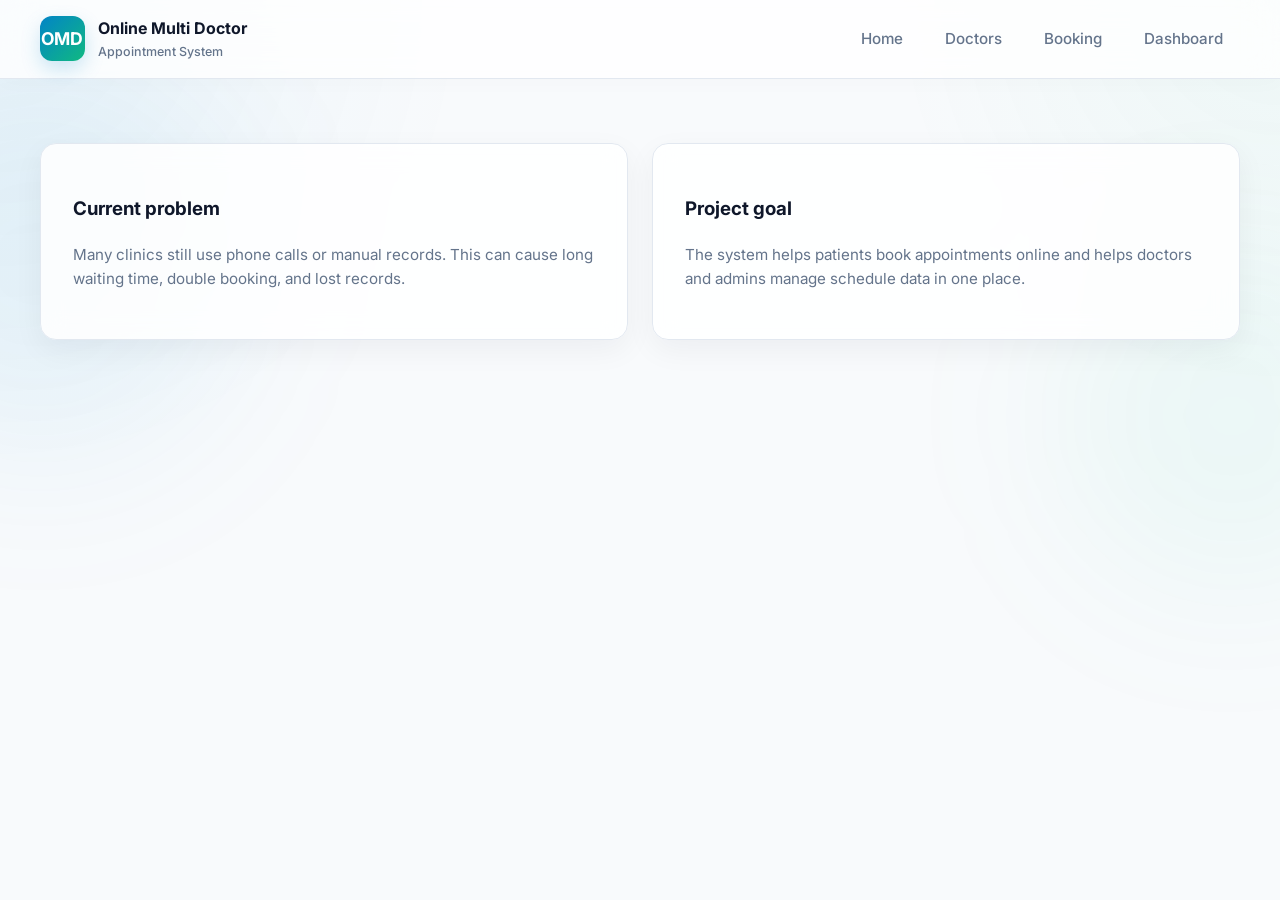
<file: about.html>
<!DOCTYPE html>
<html lang="en">
<head>
  <meta charset="UTF-8" />
  <meta name="viewport" content="width=device-width, initial-scale=1.0" />
  <title>About - Online Multi Doctor Appointment System</title>
  <link rel="stylesheet" href="styles.css" />
</head>
<body class="page-bg">
  <div class="page-glow page-glow-a"></div>
  <div class="page-glow page-glow-b"></div>

  <header class="site-header content-header">
    <div class="wrap header-inner">
      <a class="brand" href="index.html"><span class="brand-mark">OMD</span><span>Online Multi Doctor<small>Appointment System</small></span></a>
      <nav class="nav">
        <a href="index.html">Home</a><a href="doctors.html">Doctors</a><a href="booking.html">Booking</a><a href="dashboard.html">Dashboard</a>
      </nav>
    </div>
  </header>

  <main class="wrap page-main">
    <section class="grid-2 page-grid">
      <article class="card glass-card">
        <h3>Current problem</h3>
        <p>Many clinics still use phone calls or manual records. This can cause long waiting time, double booking, and lost records.</p>
      </article>
      <article class="card glass-card">
        <h3>Project goal</h3>
        <p>The system helps patients book appointments online and helps doctors and admins manage schedule data in one place.</p>
      </article>
    </section>
  </main>
</body>
</html>
</file>
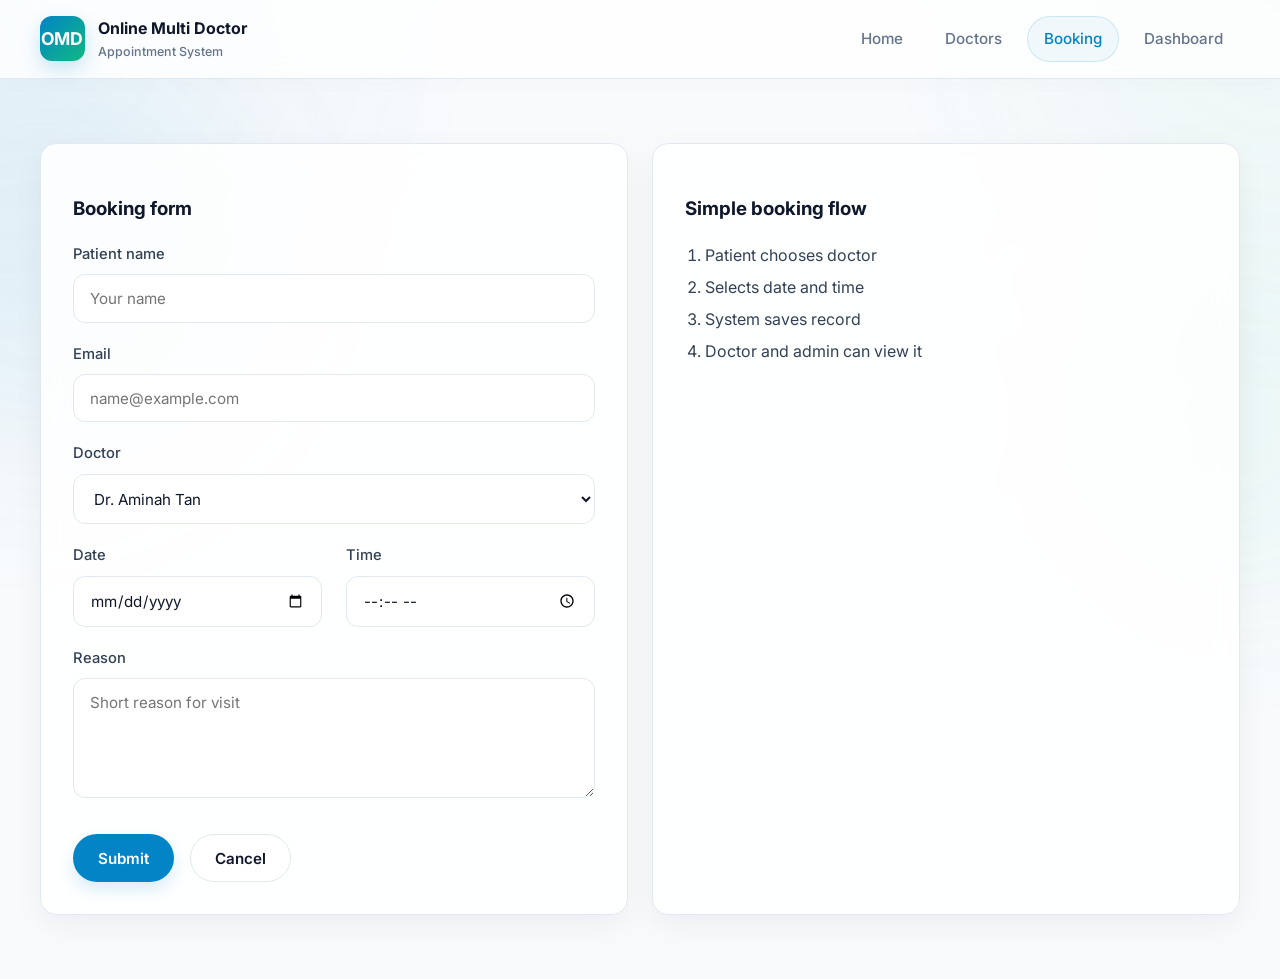
<file: booking.html>
<!DOCTYPE html>
<html lang="en">
<head>
  <meta charset="UTF-8" />
  <meta name="viewport" content="width=device-width, initial-scale=1.0" />
  <title>Booking - Online Multi Doctor Appointment System</title>
  <link rel="stylesheet" href="styles.css" />
</head>
<body class="page-bg">
  <div class="page-glow page-glow-a"></div>
  <div class="page-glow page-glow-b"></div>

  <header class="site-header content-header">
    <div class="wrap header-inner">
      <a class="brand" href="index.html"><span class="brand-mark">OMD</span><span>Online Multi Doctor<small>Appointment System</small></span></a>
      <nav class="nav">
        <a href="index.html">Home</a><a href="doctors.html">Doctors</a><a class="active" href="booking.html">Booking</a><a href="dashboard.html">Dashboard</a>
      </nav>
    </div>
  </header>

  <main class="wrap page-main">
    <section class="grid-2 page-grid">
      <article class="form-card glass-card">
        <h3>Booking form</h3>
        <form>
          <label class="field">Patient name <input type="text" placeholder="Your name" /></label>
          <label class="field">Email <input type="email" placeholder="name@example.com" /></label>
          <label class="field">Doctor
            <select>
              <option>Dr. Aminah Tan</option>
              <option>Dr. Raj Kumar</option>
              <option>Dr. Wei Ling</option>
              <option>Dr. Farid Nordin</option>
            </select>
          </label>
          <div class="grid-2">
            <label class="field">Date <input type="date" /></label>
            <label class="field">Time <input type="time" /></label>
          </div>
          <label class="field">Reason <textarea placeholder="Short reason for visit"></textarea></label>
          <div class="actions">
            <button class="btn primary" type="button">Submit</button>
            <button class="btn secondary" type="button">Cancel</button>
          </div>
        </form>
      </article>

      <article class="card glass-card">
        <h3>Simple booking flow</h3>
        <ol class="list">
          <li>Patient chooses doctor</li>
          <li>Selects date and time</li>
          <li>System saves record</li>
          <li>Doctor and admin can view it</li>
        </ol>
      </article>
    </section>
  </main>
</body>
</html>
</file>
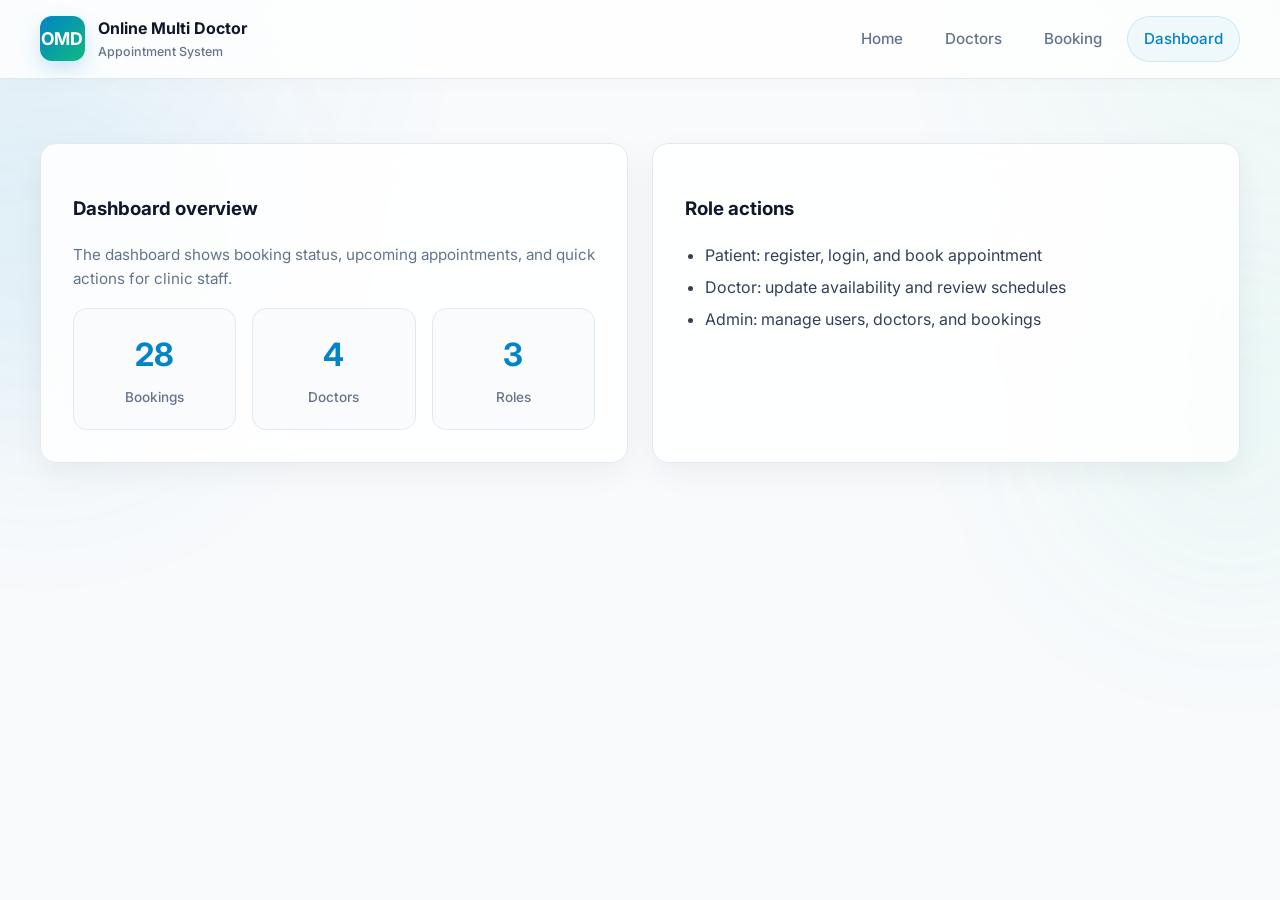
<file: dashboard.html>
<!DOCTYPE html>
<html lang="en">
<head>
  <meta charset="UTF-8" />
  <meta name="viewport" content="width=device-width, initial-scale=1.0" />
  <title>Dashboard - Online Multi Doctor Appointment System</title>
  <link rel="stylesheet" href="styles.css" />
</head>
<body class="page-bg">
  <div class="page-glow page-glow-a"></div>
  <div class="page-glow page-glow-b"></div>

  <header class="site-header content-header">
    <div class="wrap header-inner">
      <a class="brand" href="index.html"><span class="brand-mark">OMD</span><span>Online Multi Doctor<small>Appointment System</small></span></a>
      <nav class="nav">
        <a href="index.html">Home</a><a href="doctors.html">Doctors</a><a href="booking.html">Booking</a><a class="active" href="dashboard.html">Dashboard</a>
      </nav>
    </div>
  </header>

  <main class="wrap page-main">
    <section class="grid-2 page-grid">
      <article class="card glass-card">
        <h3>Dashboard overview</h3>
        <p>The dashboard shows booking status, upcoming appointments, and quick actions for clinic staff.</p>
        <div class="stats" style="margin-top:1rem">
          <div class="stat"><strong>28</strong><span class="muted">Bookings</span></div>
          <div class="stat"><strong>4</strong><span class="muted">Doctors</span></div>
          <div class="stat"><strong>3</strong><span class="muted">Roles</span></div>
        </div>
      </article>

      <article class="card glass-card">
        <h3>Role actions</h3>
        <ul class="list">
          <li>Patient: register, login, and book appointment</li>
          <li>Doctor: update availability and review schedules</li>
          <li>Admin: manage users, doctors, and bookings</li>
        </ul>
      </article>
    </section>
  </main>
</body>
</html>
</file>
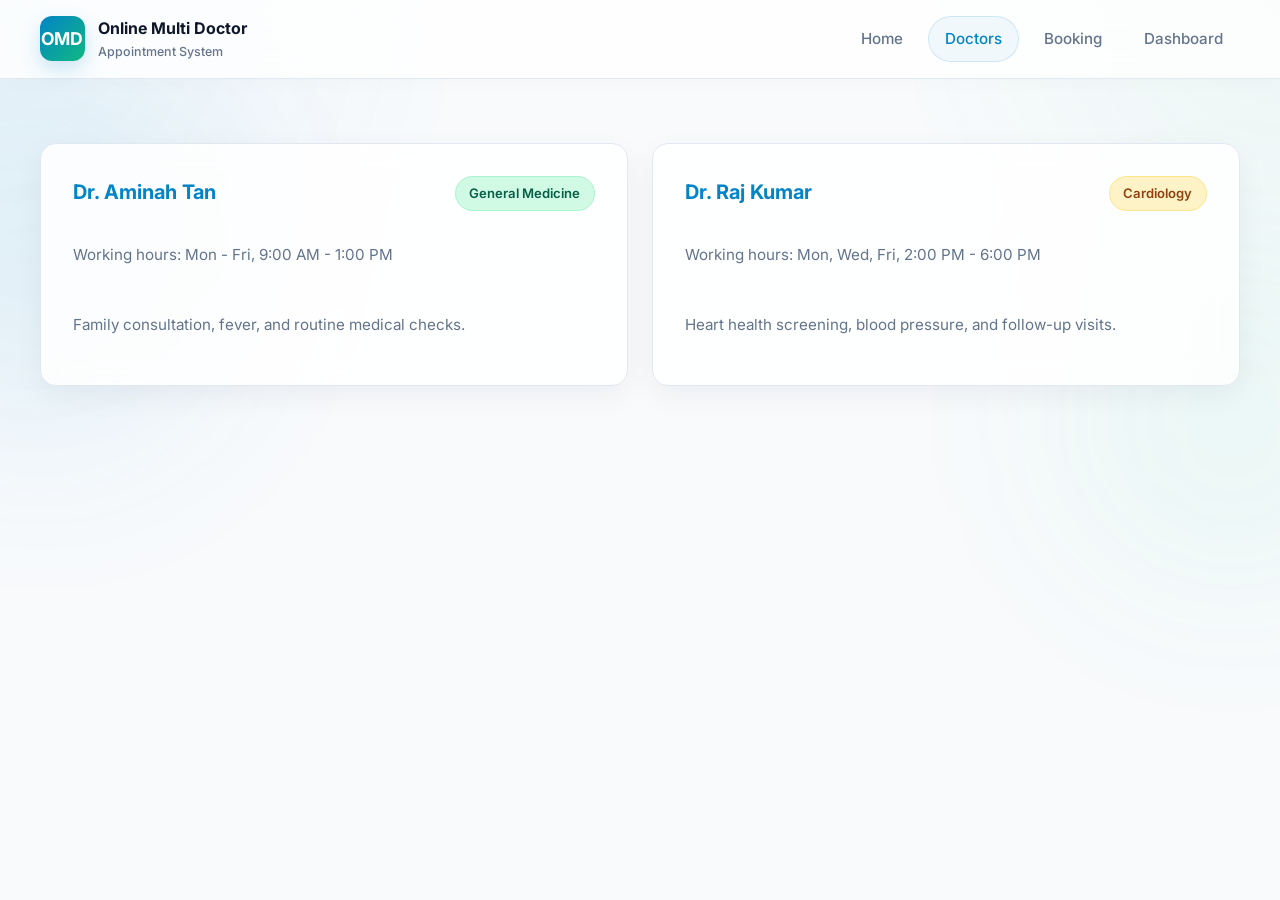
<file: doctors.html>
<!DOCTYPE html>
<html lang="en">
<head>
  <meta charset="UTF-8" />
  <meta name="viewport" content="width=device-width, initial-scale=1.0" />
  <title>Doctors - Online Multi Doctor Appointment System</title>
  <link rel="stylesheet" href="styles.css" />
</head>
<body class="page-bg">
  <div class="page-glow page-glow-a"></div>
  <div class="page-glow page-glow-b"></div>

  <header class="site-header content-header">
    <div class="wrap header-inner">
      <a class="brand" href="index.html"><span class="brand-mark">OMD</span><span>Online Multi Doctor<small>Appointment System</small></span></a>
      <nav class="nav">
        <a href="index.html">Home</a><a class="active" href="doctors.html">Doctors</a><a href="booking.html">Booking</a><a href="dashboard.html">Dashboard</a>
      </nav>
    </div>
  </header>

  <main class="wrap page-main">
    <section class="grid-2 page-grid">
      <article class="card glass-card doctor">
        <div class="doctor-top"><h3>Dr. Aminah Tan</h3><span class="pill good">General Medicine</span></div>
        <p>Working hours: Mon - Fri, 9:00 AM - 1:00 PM</p>
        <p>Family consultation, fever, and routine medical checks.</p>
      </article>

      <article class="card glass-card doctor">
        <div class="doctor-top"><h3>Dr. Raj Kumar</h3><span class="pill warn">Cardiology</span></div>
        <p>Working hours: Mon, Wed, Fri, 2:00 PM - 6:00 PM</p>
        <p>Heart health screening, blood pressure, and follow-up visits.</p>
      </article>
    </section>
  </main>
</body>
</html>
</file>
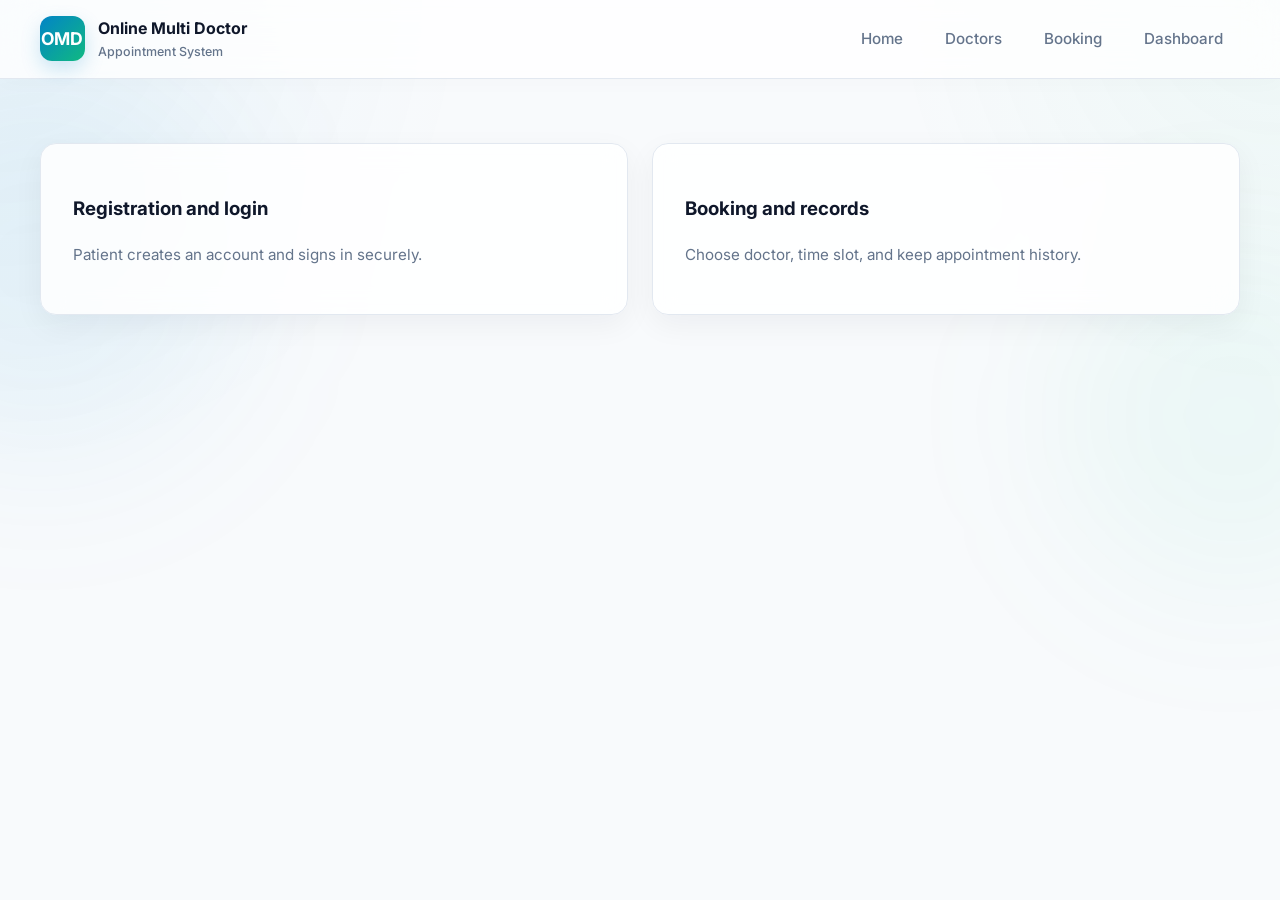
<file: features.html>
<!DOCTYPE html>
<html lang="en">
<head>
  <meta charset="UTF-8" />
  <meta name="viewport" content="width=device-width, initial-scale=1.0" />
  <title>Features - Online Multi Doctor Appointment System</title>
  <link rel="stylesheet" href="styles.css" />
</head>
<body class="page-bg">
  <div class="page-glow page-glow-a"></div>
  <div class="page-glow page-glow-b"></div>

  <header class="site-header content-header">
    <div class="wrap header-inner">
      <a class="brand" href="index.html"><span class="brand-mark">OMD</span><span>Online Multi Doctor<small>Appointment System</small></span></a>
      <nav class="nav">
        <a href="index.html">Home</a><a href="doctors.html">Doctors</a><a href="booking.html">Booking</a><a href="dashboard.html">Dashboard</a>
      </nav>
    </div>
  </header>

  <main class="wrap page-main">
    <section class="grid-2 page-grid">
      <article class="card glass-card"><h3>Registration and login</h3><p>Patient creates an account and signs in securely.</p></article>
      <article class="card glass-card"><h3>Booking and records</h3><p>Choose doctor, time slot, and keep appointment history.</p></article>
    </section>
  </main>
</body>
</html>
</file>
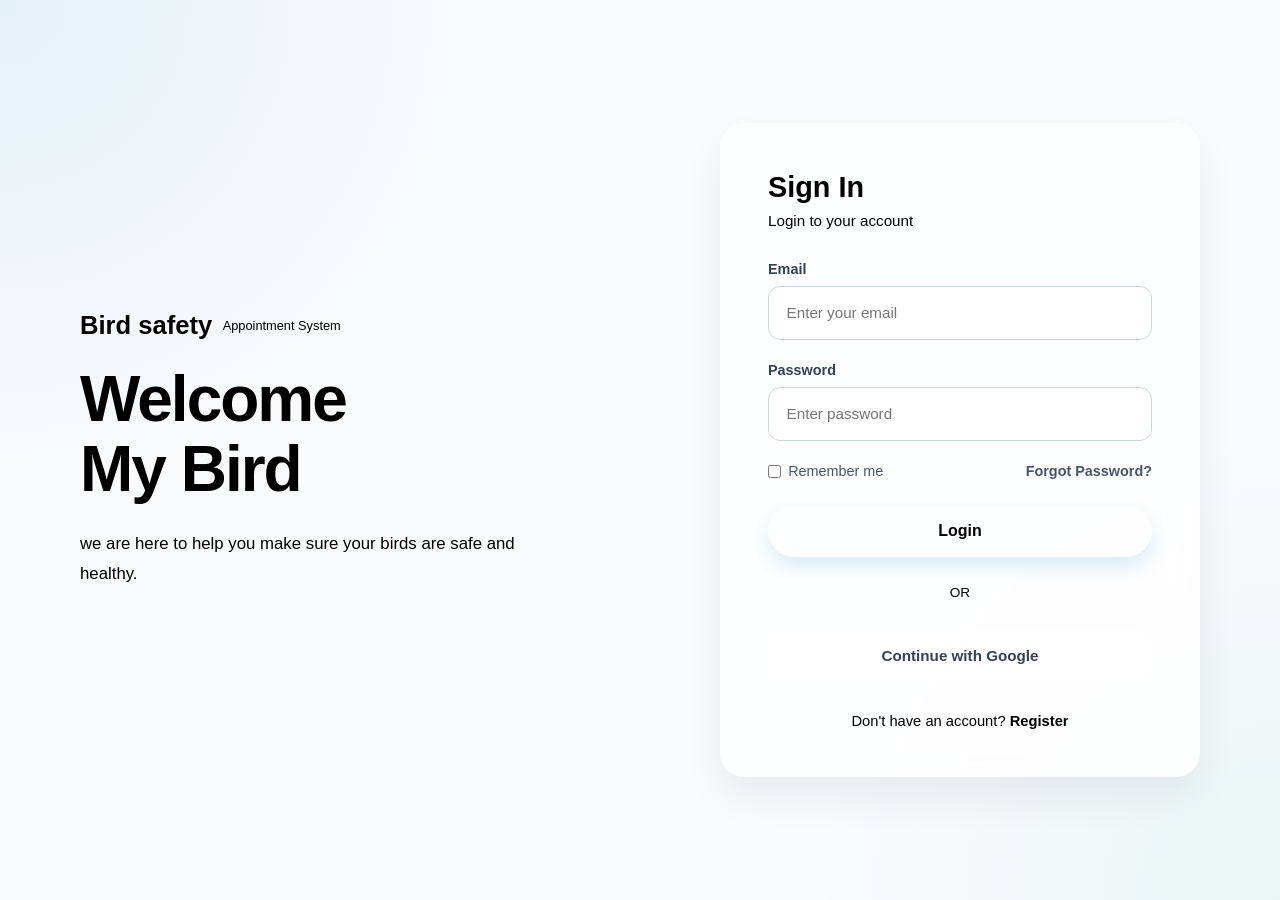
<file: login.html>
<!DOCTYPE html>
<html lang="en">
<head>
    <meta charset="UTF-8">
    <meta name="viewport" content="width=device-width, initial-scale=1.0">
    <title>Login</title>

    <link rel="stylesheet" href="login.css">
</head>
<body>

<section class="login-page">

    <div class="login-bg"></div>

    <div class="login-wrapper">

        <div class="login-left">

            <div class="login-brand">
                <h2>Bird safety</h2>
                <small>Appointment System</small>
            </div>

            <h1>
                Welcome<br>
                My Bird
            </h1>

            <p>
                we are here to help you make sure your birds are safe and healthy.
            </p>

        </div>

        <div class="login-card">

            <h2>Sign In</h2>

            <p class="login-subtitle">
                Login to your account
            </p>

            <form>

                <div class="login-field">

                    <label>Email</label>

                    <input
                            type="email"
                            placeholder="Enter your email">

                </div>

                <div class="login-field">

                    <label>Password</label>

                    <input
                            type="password"
                            placeholder="Enter password">

                </div>

                <div class="login-options">

                    <label>

                        <input type="checkbox">

                        Remember me

                    </label>

                    <a href="#">
                        Forgot Password?
                    </a>

                </div>

                <button class="login-btn">

                    Login

                </button>

            </form>

            <div class="login-divider">
                OR
            </div>

            <button class="login-google">

                Continue with Google

            </button>

            <p class="login-register">

                Don't have an account?

                <a href="#">
                    Register
                </a>

            </p>

        </div>

    </div>

</section>

</body>
</html>
</file>
<file: styles.css>
@import url("./base.css");
@import url("./animations.css");
@import url("./content.css");
@import url("./home.css");
</file>
<file: login.css>
/* Login & Register Styling - Medical Redesign */

* {
  margin: 0;
  padding: 0;
  box-sizing: border-box;
}

body {
  font-family: 'Inter', sans-serif;
  background: var(--bg);
  color: var(--text);
}

a {
  text-decoration: none;
}

.login-page {
  position: relative;
  min-height: 100vh;
  display: flex;
  justify-content: center;
  align-items: center;
  overflow: hidden;
  background: 
    radial-gradient(circle at top left, rgba(2, 132, 199, 0.08), transparent 30%),
    radial-gradient(circle at bottom right, rgba(16, 185, 129, 0.06), transparent 30%),
    #f8fafc;
}

.login-bg {
  position: absolute;
  inset: 0;
  pointer-events: none;
}

.login-wrapper {
  position: relative;
  z-index: 10;
  width: min(1120px, 92%);
  display: grid;
  grid-template-columns: 1fr 480px;
  gap: 4rem;
  align-items: center;
}

.login-left {
  color: var(--text);
}

.login-left h1 {
  margin-top: 1.5rem;
  font-size: clamp(2.5rem, 5vw, 4.5rem);
  line-height: 1.1;
  font-weight: 700;
  letter-spacing: -2px;
  color: var(--accent);
}

.login-left p {
  margin-top: 1.5rem;
  max-width: 470px;
  color: var(--muted);
  font-size: 1.05rem;
  line-height: 1.8;
}

.login-brand {
  display: flex;
  align-items: center;
  gap: 0.65rem;
}

.login-brand h2 {
  font-size: 1.6rem;
  font-weight: 700;
  color: var(--text);
}

.login-brand small {
  display: block;
  color: var(--muted);
  font-size: 0.8rem;
  font-weight: 500;
}

.login-card {
  background: rgba(255, 255, 255, 0.85);
  backdrop-filter: blur(20px);
  border: 1px solid var(--line);
  border-radius: 24px;
  padding: 3rem;
  box-shadow: 0 20px 40px rgba(15, 23, 42, 0.06);
}

.login-card h2 {
  font-size: 1.8rem;
  font-weight: 700;
  color: var(--text);
}

.login-subtitle {
  margin-top: .5rem;
  color: var(--muted);
  margin-bottom: 2rem;
  font-size: 0.95rem;
}

.login-field {
  display: flex;
  flex-direction: column;
  margin-bottom: 1.4rem;
}

.login-field label {
  margin-bottom: .55rem;
  font-size: .9rem;
  font-weight: 600;
  color: #334155;
}

.login-field input {
  height: 54px;
  border-radius: 12px;
  border: 1px solid #cbd5e1;
  background: #ffffff ;
  padding: 0 1.1rem;
  outline: none;
  font-size: 0.95rem;
  color: #334155; 
  transition: all 0.2s ease;
}

.login-field input:focus {
  /* 变成刚才按钮同款的科技蓝边框 */
  border-color: #0284c7;
  /* 加上一层淡淡的蓝色发光呼吸效果，高级感拉满 */
  box-shadow: 0 0 0 4px rgba(2, 132, 199, 0.15); 
}

.login-field input:focus {
  border-color: var(--accent);
  box-shadow: 0 0 0 4px rgba(2, 132, 199, 0.1);
  background: #ffffff;
}

.login-options {
  display: flex;
  justify-content: space-between;
  align-items: center;
  margin-bottom: 1.6rem;
  font-size: .9rem;
  color: #475569;
}

.login-options label {
  display: flex;
  align-items: center;
  gap: .45rem;
}

.login-options a {
  color: var(--accent);
  font-weight: 600;
}

.login-options a:hover {
  text-decoration: underline;
}

.login-btn {
  width: 100%;
  height: 52px;
  border: none;
  border-radius: 999px;
  background: linear-gradient(135deg, var(--accent), #0284c7);
  color: black;
  font-size: 1rem;
  font-weight: 600;
  cursor: pointer;
  box-shadow: 0 10px 20px rgba(2, 132, 199, 0.15);
  transition: all 0.2s ease;
}

.login-btn:hover {
  transform: translateY(-1px);
  box-shadow: 0 15px 25px rgba(2, 132, 199, 0.25);
}

.login-divider {
  text-align: center;
  margin: 1.8rem 0;
  color: var(--muted);
  font-size: .85rem;
  position: relative;
}

.login-divider::before, .login-divider::after {
  content: "";
  position: absolute;
  top: 50%;
  width: 40%;
  height: 1px;
  background: var(--line);
}

.login-divider::before { left: 0; }
.login-divider::after { right: 0; }

.login-google {
  width: 100%;
  height: 52px;
  border-radius: 999px;
  border: 1px solid var(--line);
  background: #ffffff;
  color: #334155;
  cursor: pointer;
  font-weight: 600;
  font-size: 0.95rem;
  transition: all 0.2s ease;
  display: flex;
  align-items: center;
  justify-content: center;
  gap: 0.5rem;
}

.login-google:hover {
  background: var(--panel-2);
  border-color: #cbd5e1;
}

.login-register {
  text-align: center;
  margin-top: 2rem;
  color: var(--muted);
  font-size: 0.92rem;
}

.login-register a {
  color: var(--accent);
  font-weight: 700;
}

.login-register a:hover {
  text-decoration: underline;
}

@media(max-width: 900px) {
  .login-wrapper {
    grid-template-columns: 1fr;
    gap: 2.5rem;
    padding: 2rem 0;
  }

  .login-left {
    text-align: center;
  }

  .login-left p {
    margin: 1.5rem auto 0;
  }

  .login-brand {
    justify-content: center;
  }
}

@media(max-width: 600px) {
  .login-card {
    padding: 2.5rem 1.5rem;
  }

  .login-left h1 {
    font-size: 2.2rem;
  }
}
</file>
